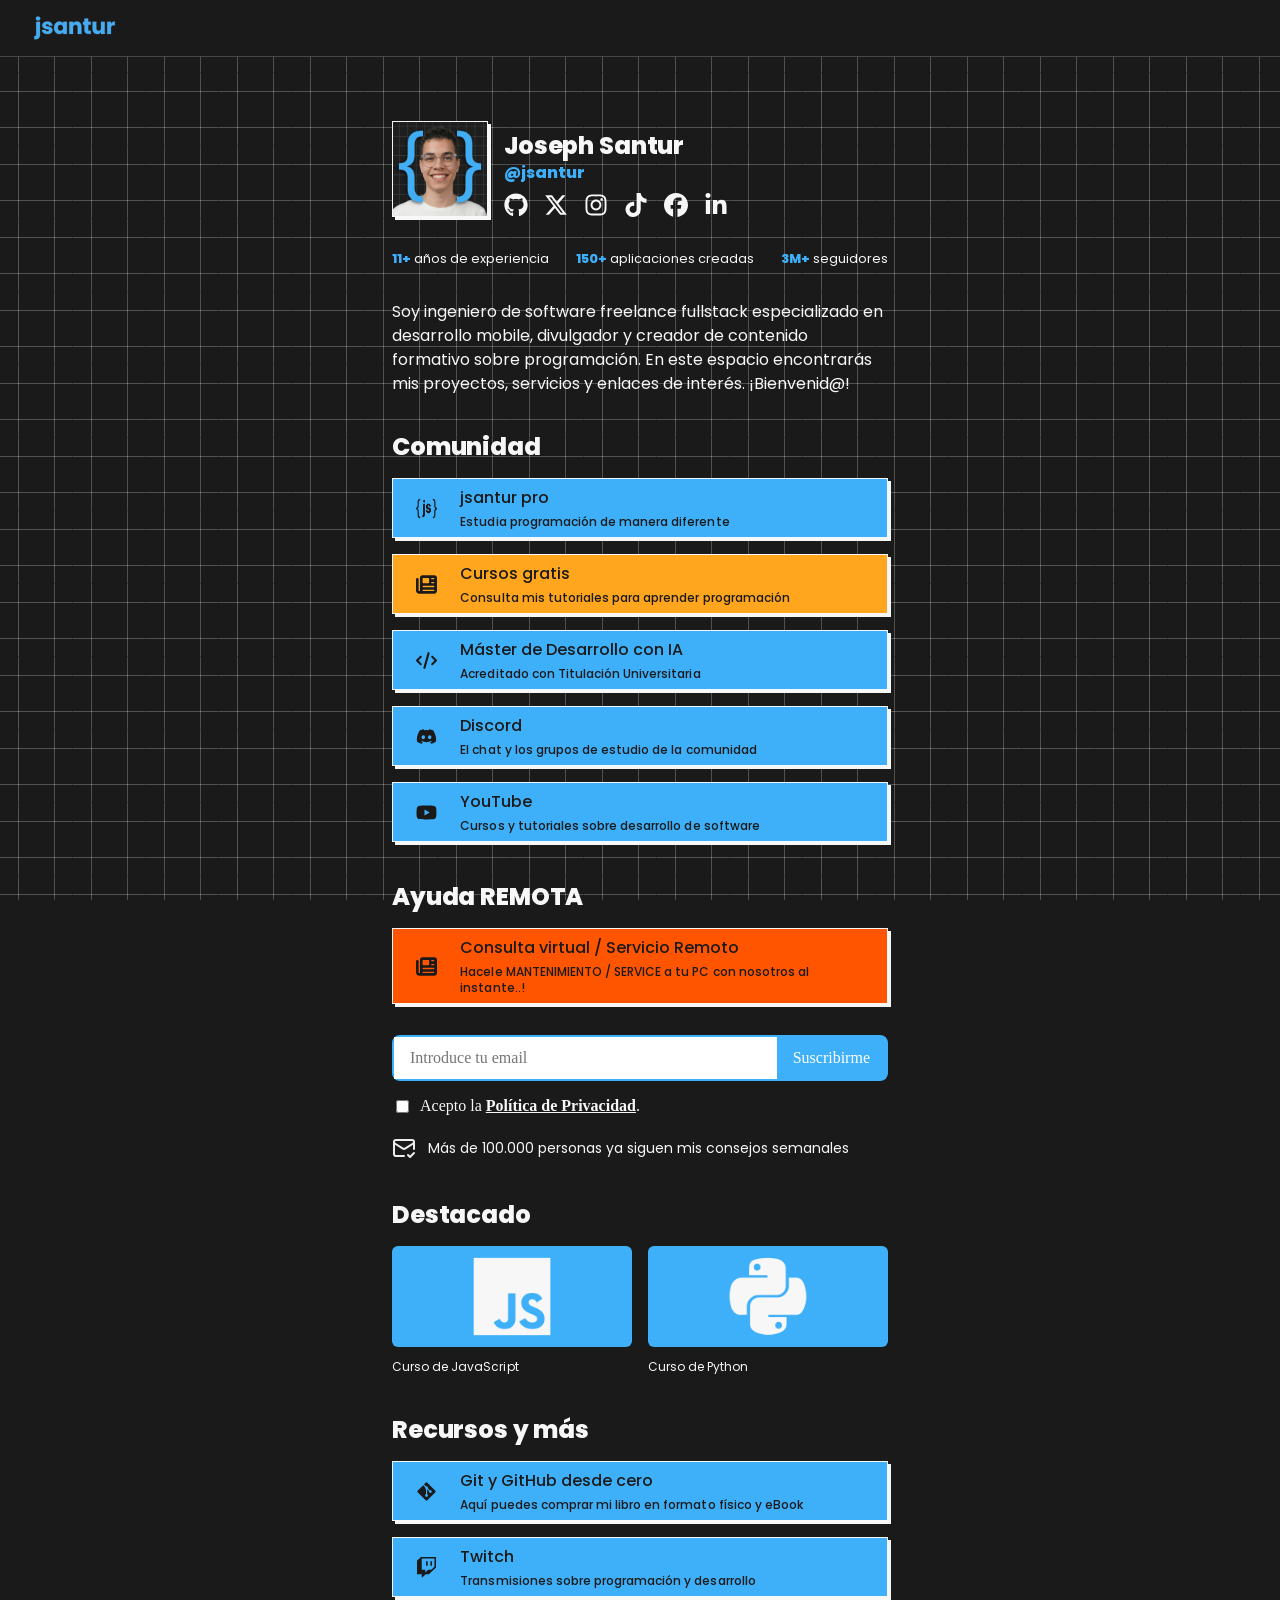
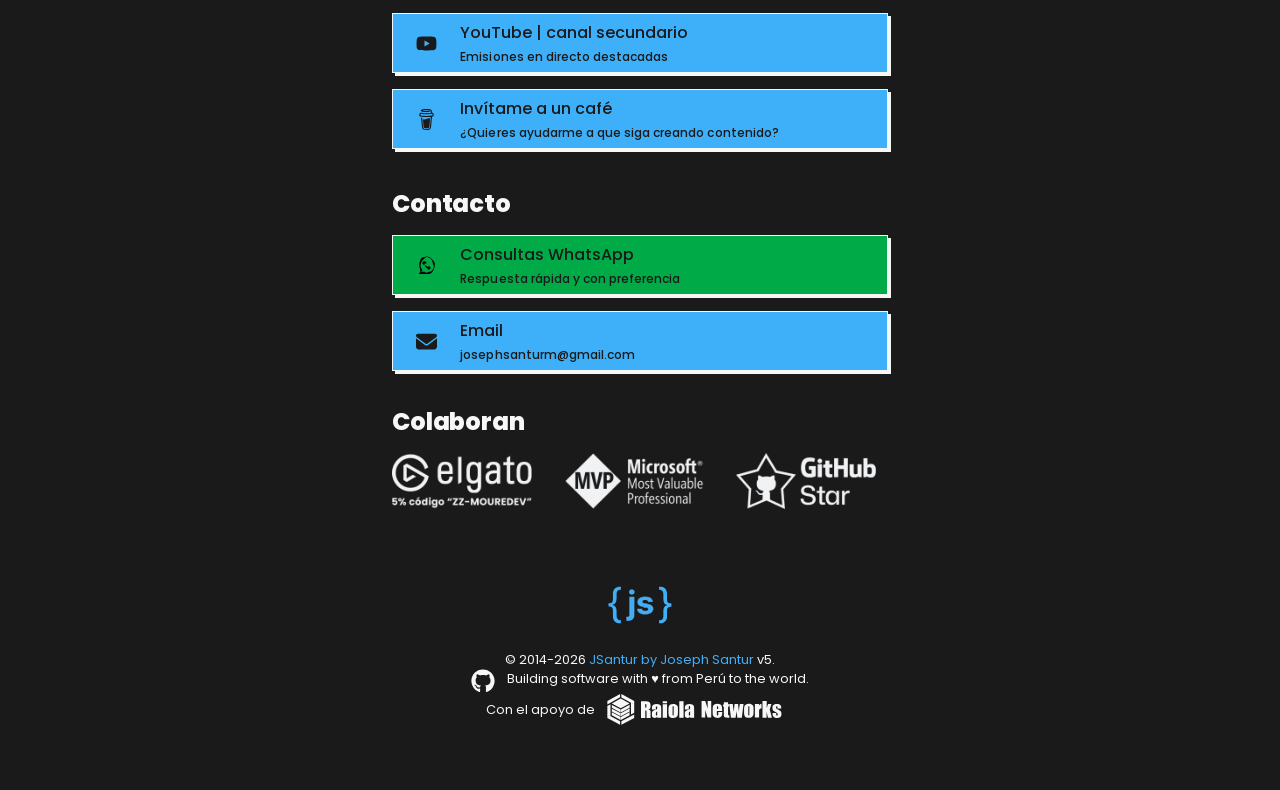
<file: index.html>
﻿<!DOCTYPE html>
<html lang="es" class="dark" style="color-scheme: dark;">
<!--
  Page optimized for standalone use – all resources load from local proyecto directory
  Interactive buttons restored with proper navigation.
-->
<head>
  <meta charset="UTF-8">
  <meta name="viewport" content="width=device-width, initial-scale=1.0">
  <title>JSantur | Te enseño programación y desarrollo de software</title>
  <meta name="description" content="Hola, mi nombre es Joseph Santur. Soy ingeniero de software, desarrollador freelance full-stack y divulgador.">
  <meta property="og:image" content="https://web-jsantur.vercel.app/images/preview-v2.jpg">
  <meta property="og:url" content="https://web-jsantur.vercel.app/">
  <meta property="og:title" content="JSantur | Te enseño programación y desarrollo de software">
  <meta property="og:description" content="Hola, mi nombre es Joseph Santur. Soy ingeniero de software, desarrollador freelance full-stack y divulgador.">
  <meta property="og:type" content="website">
  <meta name="twitter:card" content="summary_large_image">
  <meta name="twitter:site" content="@jsantur">
  
  <!-- All stylesheets loaded from local css directory -->
  <link rel='stylesheet' href='css/estilo1.css'>
  <link rel='stylesheet' href='css/estilo2.css'>
  <link rel='stylesheet' href='css/estilo3.css'>
  <link rel='stylesheet' href='css/estilo4.css'>
  <link rel='stylesheet' href='css/estilo5.css'>
  <link rel='stylesheet' href='css/estilo6.css'>
  <link rel='stylesheet' href='css/estilo7.css'>
  <link rel='stylesheet' href='css/estilo8.css'>
  <link rel='stylesheet' href='css/estilo9.css'>
  <link rel='stylesheet' href='css/estilo10.css'>
  <link rel='stylesheet' href='css/estilo11.css'>
  <link rel='stylesheet' href='css/estilo12.css'>
  <link rel='stylesheet' href='css/estilo13.css'>
  <link rel='stylesheet' href='css/estilo14.css'>
  <link rel='stylesheet' href='css/estilo15.css'>
  <link rel='stylesheet' href='css/estilo16.css'>
  <link rel='stylesheet' href='css/estilo17.css'>
  <link rel='stylesheet' href='css/estilo18.css'>
  <link rel='stylesheet' href='css/estilo19.css'>
  <link rel='stylesheet' href='css/estilo20.css'>
  <link rel='stylesheet' href='css/estilo21.css'>
  <link rel='stylesheet' href='css/estilo22.css'>
  <link rel='stylesheet' href='css/estilo23.css'>
  <link rel='stylesheet' href='css/estilo24.css'>
  <link rel='stylesheet' href='css/estilo25.css'>
  <link rel='stylesheet' href='css/estilo26.css'>
  <link rel='stylesheet' href='css/estilo27.css'>
  <link rel='stylesheet' href='css/estilo28.css'>
  <link rel='stylesheet' href='css/estilo29.css'>
  <link rel='stylesheet' href='css/estilo30.css'>
  <link rel='stylesheet' href='css/estilo31.css'>
  <link rel='stylesheet' href='css/estilo32.css'>
  <link rel='stylesheet' href='css/estilo33.css'>
  <link rel='stylesheet' href='css/estilo34.css'>
  <link rel='stylesheet' href='css/estilo35.css'>
  <link rel='stylesheet' href='css/estilo36.css'>
  <link rel='stylesheet' href='css/estilo37.css'>
  <link rel='stylesheet' href='css/estilo38.css'>
  <link rel='stylesheet' href='css/estilo39.css'>
  <link rel='stylesheet' href='css/estilo40.css'>
  <link rel='stylesheet' href='css/estilo41.css'>
  <link rel='stylesheet' href='css/estilo42.css'>
  <link rel='stylesheet' href='css/estilo43.css'>
  <link rel='stylesheet' href='css/estilo44.css'>
  
  <link rel="icon" type="image/x-icon" href="images/imagen2.ico">
  <link rel="canonical" href="#">
  
  <style>
    .action-button {
      cursor: pointer;
      transition: opacity 0.2s;
    }
    .action-button:hover {
      opacity: 0.85;
    }
    iframe {
      max-width: 100%;
    }
  </style>
</head>
<body>
  <section aria-label="Notifications alt+T" tabindex="-1" aria-live="polite" aria-relevant="additions text" aria-atomic="false"></section>
  <div data-is-root-theme="true" data-accent-color="blue" data-gray-color="slate" data-has-background="true" data-panel-background="translucent" data-radius="medium" data-scaling="100%" class="radix-themes css-hzase2 dark">
    <div title="Connection Error: " class="css-17rg0dp"></div>
    <div class="rt-Box">
      <div class="rt-Flex rt-r-fd-row rt-r-ai-start rt-r-gap-3 rx-Stack css-f539is">
        <a data-accent-color class="rt-Text rt-reset rt-Link rt-underline-auto css-88rv6h" href="#" data-discover="true">
          <img alt="jsantur logo" src="images/logo.svg" class="css-y7laxj">
        </a>
      </div>
      <div class="rt-Flex css-gmuwbf">
        <div class="rt-Flex rt-r-fd-column rt-r-ai-start rt-r-gap-3 rx-Stack css-148jbwi">
          <div class="rt-Flex rt-r-fd-column rt-r-ai-start rt-r-gap-6 rx-Stack css-nq6uik">
            <div class="rt-Flex rt-r-fd-row rt-r-ai-end rt-r-gap-4 rx-Stack">
              <div class="rt-Box css-79elbk">
                <span data-accent-color data-radius="none" class="rt-reset rt-AvatarRoot rt-r-size-7 rt-variant-soft css-n0mrgg">
                  <img class="rt-AvatarImage" src="images/avatar.webp" alt="Joseph Santur avatar">
                </span>
              </div>
              <div class="rt-Flex rt-r-fd-column rt-r-ai-start rt-r-gap-0 rx-Stack css-thqn8b">
                <h1 class="rt-Heading rt-r-size-6 css-1fttksz">Joseph Santur</h1>
                <p class="rt-Text css-hbmwfl">@jsantur</p>
                <div class="rt-Flex rt-r-fd-row rt-r-ai-start rt-r-gap-4 rx-Stack css-1w0dj62">
                  <a data-accent-color class="rt-Text rt-reset rt-Link rt-underline-auto css-88rv6h" href="#" target="_blank"><img alt="GitHub" src="images/github.svg" class="css-w9zq5q"></a>
                  <a data-accent-color class="rt-Text rt-reset rt-Link rt-underline-auto css-88rv6h" href="#" target="_blank"><img alt="Twitter/X" src="images/x.svg" class="css-w9zq5q"></a>
                  <a data-accent-color class="rt-Text rt-reset rt-Link rt-underline-auto css-88rv6h" href="#" target="_blank"><img alt="Instagram" src="images/instagram.svg" class="css-w9zq5q"></a>
                  <a data-accent-color class="rt-Text rt-reset rt-Link rt-underline-auto css-88rv6h" href="#" target="_blank"><img alt="TikTok" src="images/tiktok.svg" class="css-w9zq5q"></a>
                  <a data-accent-color class="rt-Text rt-reset rt-Link rt-underline-auto css-88rv6h" href="#" target="_blank"><img alt="Facebook" src="images/facebook.svg" class="css-w9zq5q"></a>
                  <a data-accent-color class="rt-Text rt-reset rt-Link rt-underline-auto css-88rv6h" href="#" target="_blank"><img alt="LinkedIn" src="images/linkedin.svg" class="css-w9zq5q"></a>
                </div>
              </div>
            </div>
            <div class="rt-Flex rt-r-fd-column rt-r-ai-start rt-r-gap-6 rx-Stack css-8atqhb">
              <div class="rt-Flex css-8atqhb">
                <div class="rt-Box css-1k01wrw"><span class="rt-Text css-bh1qgo">11+</span> años de experiencia</div>
                <div class="rt-Flex css-17xejub"></div>
                <div class="rt-Box css-1k01wrw"><span class="rt-Text css-bh1qgo">150+</span> aplicaciones creadas</div>
                <div class="rt-Flex css-17xejub"></div>
                <div class="rt-Box css-1k01wrw"><span class="rt-Text css-bh1qgo">3M+</span> seguidores</div>
              </div>
              <p class="rt-Text css-180kx8j">
                Soy ingeniero de software freelance fullstack especializado en desarrollo mobile, divulgador y creador de contenido formativo sobre programación.
                En este espacio encontrarás mis proyectos, servicios y enlaces de interés. ¡Bienvenid@!
              </p>
            </div>
          </div>
          <div class="rt-Flex rt-r-fd-column rt-r-ai-start rt-r-gap-4 rx-Stack css-8atqhb">
            <h1 class="rt-Heading rt-r-size-6 css-b1uok5">Comunidad</h1>
            <div class="rt-Container rt-r-size-3 css-7ry9k1"><div class="rt-ContainerInner"><button data-url="#" data-accent-color data-radius="none" class="rt-reset rt-BaseButton rt-r-size-2 rt-variant-solid rt-Button action-button css-112k9a1"><div class="rt-Flex rt-r-fd-row rt-r-ai-center rt-r-gap-3 rx-Stack css-8atqhb"><img alt="jsantur pro" src="images/pro.svg" class="css-1mcw9e8"><div class="rt-Flex rt-r-fd-column rt-r-ai-start rt-r-gap-1 rx-Stack css-gr0wjc"><p class="rt-Text rt-r-size-3">jsantur pro</p><p class="rt-Text rt-r-size-1">Estudia programación de manera diferente</p></div></div></button></div></div>
            <div class="rt-Container rt-r-size-3 css-7ry9k1"><div class="rt-ContainerInner"><button data-url="#" data-accent-color data-radius="none" class="rt-reset rt-BaseButton rt-r-size-2 rt-variant-solid rt-Button action-button css-it208"><div class="rt-Flex rt-r-fd-row rt-r-ai-center rt-r-gap-3 rx-Stack css-8atqhb"><img alt="Cursos gratis" src="images/news.svg" class="css-1mcw9e8"><div class="rt-Flex rt-r-fd-column rt-r-ai-start rt-r-gap-1 rx-Stack css-gr0wjc"><p class="rt-Text rt-r-size-3">Cursos gratis</p><p class="rt-Text rt-r-size-1">Consulta mis tutoriales para aprender programación</p></div></div></button></div></div>
            <div class="rt-Container rt-r-size-3 css-7ry9k1"><div class="rt-ContainerInner"><button data-url="#" data-accent-color data-radius="none" class="rt-reset rt-BaseButton rt-r-size-2 rt-variant-solid rt-Button action-button css-112k9a1"><div class="rt-Flex rt-r-fd-row rt-r-ai-center rt-r-gap-3 rx-Stack css-8atqhb"><img alt="Máster de Desarrollo con IA" src="images/code.svg" class="css-1mcw9e8"><div class="rt-Flex rt-r-fd-column rt-r-ai-start rt-r-gap-1 rx-Stack css-gr0wjc"><p class="rt-Text rt-r-size-3">Máster de Desarrollo con IA</p><p class="rt-Text rt-r-size-1">Acreditado con Titulación Universitaria</p></div></div></button></div></div>
            <div class="rt-Container rt-r-size-3 css-7ry9k1"><div class="rt-ContainerInner"><button data-url="#" data-accent-color data-radius="none" class="rt-reset rt-BaseButton rt-r-size-2 rt-variant-solid rt-Button action-button css-112k9a1"><div class="rt-Flex rt-r-fd-row rt-r-ai-center rt-r-gap-3 rx-Stack css-8atqhb"><img alt="Discord" src="images/discord.svg" class="css-1mcw9e8"><div class="rt-Flex rt-r-fd-column rt-r-ai-start rt-r-gap-1 rx-Stack css-gr0wjc"><p class="rt-Text rt-r-size-3">Discord</p><p class="rt-Text rt-r-size-1">El chat y los grupos de estudio de la comunidad</p></div></div></button></div></div>
            <div class="rt-Container rt-r-size-3 css-7ry9k1"><div class="rt-ContainerInner"><button data-url="#" data-accent-color data-radius="none" class="rt-reset rt-BaseButton rt-r-size-2 rt-variant-solid rt-Button action-button css-112k9a1"><div class="rt-Flex rt-r-fd-row rt-r-ai-center rt-r-gap-3 rx-Stack css-8atqhb"><img alt="YouTube" src="images/youtube.svg" class="css-1mcw9e8"><div class="rt-Flex rt-r-fd-column rt-r-ai-start rt-r-gap-1 rx-Stack css-gr0wjc"><p class="rt-Text rt-r-size-3">YouTube</p><p class="rt-Text rt-r-size-1">Cursos y tutoriales sobre desarrollo de software</p></div></div></button></div></div>
            
            <h1 class="rt-Heading rt-r-size-6 css-b1uok5">Ayuda REMOTA</h1>
            <div class="rt-Flex rt-r-fd-column rt-r-ai-start rt-r-gap-4 rx-Stack css-8atqhb">
              <div class="rt-Container rt-r-size-3 css-7ry9k1"><div class="rt-ContainerInner"><button data-url="#" data-accent-color data-radius="none" class="rt-reset rt-BaseButton rt-r-size-2 rt-variant-solid rt-Button action-button css-cqf9t2"><div class="rt-Flex rt-r-fd-row rt-r-ai-center rt-r-gap-3 rx-Stack css-8atqhb"><img alt="jsantur.log();" src="images/news.svg" class="css-1mcw9e8"><div class="rt-Flex rt-r-fd-column rt-r-ai-start rt-r-gap-1 rx-Stack css-gr0wjc"><p class="rt-Text rt-r-size-3">Consulta virtual / Servicio Remoto</p><p class="rt-Text rt-r-size-1">Hacele MANTENIMIENTO / SERVICE a tu PC con nosotros al instante..!</p></div></div></button></div></div>
              <div class="rx-Html css-p0xady">
                <iframe class="beehiiv-embed" data-test-id="beehiiv-embed" title="Formulario de suscripción Ayuda REMOTA jsantur" width="100%" height="110px" frameborder="0" scrolling="no" allowtransparency="true" style="width:100%;height:110px;margin:0px;background-color:transparent;color-scheme:normal;border-radius:0px;box-shadow:rgba(0,0,0,0) 0px 0px" sandbox="allow-popups allow-top-navigation-by-user-activation allow-forms allow-scripts" srcdoc="<!DOCTYPE html><html><meta charset=utf-8><title>Subscribe Form</title><meta name=viewport content='width=device-width,initial-scale=1'><link rel='stylesheet' href='css/estilo45.css'><link rel='stylesheet' href='css/estilo46.css'><link rel='stylesheet' href='css/estilo47.css'><body style=margin:0><div id=beehiiv-subscribe-form style='align-items:start;background-color:unset;display:flex;flex-direction:column;gap:0px;height:110px;justify-content:center;width:100%;max-width:100%'><form data-controller=human-cookie id=subscribe-form style='align-items:start;display:flex;flex-direction:column;gap:16px;justify-content:center;width:100%' action='https://moure.dev/api/submit' accept-charset=UTF-8 data-remote=true method=post><div style='background-color:unset;border-color:#3EB0F9;border-radius:8px;border-style:solid;border-width:2px;display:flex;flex-direction:row;width:100%'><div style='flex-grow:1'><input placeholder='Introduce tu email' style='background-color:#FFFFFFFF;border-color:#1A1A1A;border-radius:0px;border-style:solid;border-width:0px;color:#1A1A1A;font-family:Poppins;font-size:16px;padding:12px 16px;width:100%' required type=email name='form[email]' id=form_email></div><button name=button type=submit id=submit-button style='align-items:center;background-color:#3EB0F9;border-color:#3EB0F9;border-style:solid;border-width:0px;color:#FFFFFF;font-family:Poppins;font-size:16px;padding:12px 16px;white-space:nowrap'>Suscribirme</button></div><div><label style='align-items:center;display:flex;gap:8px;color:#F7F7F7'><input type=checkbox value=1 name='form[consent]' required> <span>Acepto la <a target=_blank style='color:#F7F7F7;font-weight:600' href='https://jsantur.pro/politica-de-privacidad'>Política de Privacidad</a>.</span></label></div></form></div></body></html>"></iframe>
              </div>
              <div class="rt-Flex rt-r-fd-row rt-r-ai-center rt-r-gap-3 rx-Stack">
                <svg xmlns="http://www.w3.org/2000/svg" width="24" height="24" viewBox="0 0 24 24" fill="none" stroke="currentColor" stroke-width="2" stroke-linecap="round" stroke-linejoin="round" class="lucide lucide-mail-check" aria-hidden="true"><path d="M22 13V6a2 2 0 0 0-2-2H4a2 2 0 0 0-2 2v12c0 1.1.9 2 2 2h8"></path><path d="m22 7-8.97 5.7a1.94 1.94 0 0 1-2.06 0L2 7"></path><path d="m16 19 2 2 4-4"></path></svg>
                <p class="rt-Text rt-r-size-2 css-1hoyppb">Más de 100.000 personas ya siguen mis consejos semanales</p>
              </div>
            </div>
            
            <div class="rt-Flex rt-r-fd-column rt-r-ai-start rt-r-gap-4 rx-Stack">
              <h1 class="rt-Heading rt-r-size-6 css-b1uok5">Destacado</h1>
              <div class="rt-Flex rt-r-gap-4 css-n036wa">
                <a data-accent-color class="rt-Text rt-reset rt-Link rt-underline-auto css-88rv6h" href="#" target="_blank"><div class="rt-Flex rt-r-fd-column rt-r-ai-start rt-r-gap-3 rx-Stack animate__animated animate__fadeIn css-thqn8b"><img alt="Curso de JavaScript" class="css-1gn2fm5" src="images/js_highlighted.png"><p class="rt-Text rt-r-size-1">Curso de JavaScript</p></div></a>
                <a data-accent-color class="rt-Text rt-reset rt-Link rt-underline-auto css-88rv6h" href="#" target="_blank"><div class="rt-Flex rt-r-fd-column rt-r-ai-start rt-r-gap-3 rx-Stack animate__animated animate__fadeIn css-thqn8b"><img alt="Curso de Python" class="css-1gn2fm5" src="images/python_highlighted.png"><p class="rt-Text rt-r-size-1">Curso de Python</p></div></a>
              </div>
            </div>
            
            <h1 class="rt-Heading rt-r-size-6 css-b1uok5">Recursos y más</h1>
            <div class="rt-Container rt-r-size-3 css-7ry9k1"><div class="rt-ContainerInner"><button data-url="#" data-accent-color data-radius="none" class="rt-reset rt-BaseButton rt-r-size-2 rt-variant-solid rt-Button action-button css-112k9a1"><div class="rt-Flex rt-r-fd-row rt-r-ai-center rt-r-gap-3 rx-Stack css-8atqhb"><img alt="Git y GitHub desde cero" src="images/git.svg" class="css-1mcw9e8"><div class="rt-Flex rt-r-fd-column rt-r-ai-start rt-r-gap-1 rx-Stack css-gr0wjc"><p class="rt-Text rt-r-size-3">Git y GitHub desde cero</p><p class="rt-Text rt-r-size-1">Aquí puedes comprar mi libro en formato físico y eBook</p></div></div></button></div></div>
            <div class="rt-Container rt-r-size-3 css-7ry9k1"><div class="rt-ContainerInner"><button data-url="#" data-accent-color data-radius="none" class="rt-reset rt-BaseButton rt-r-size-2 rt-variant-solid rt-Button action-button css-112k9a1"><div class="rt-Flex rt-r-fd-row rt-r-ai-center rt-r-gap-3 rx-Stack css-8atqhb"><img alt="Twitch" src="images/twitch.svg" class="css-1mcw9e8"><div class="rt-Flex rt-r-fd-column rt-r-ai-start rt-r-gap-1 rx-Stack css-gr0wjc"><p class="rt-Text rt-r-size-3">Twitch</p><p class="rt-Text rt-r-size-1">Transmisiones sobre programación y desarrollo</p></div></div></button></div></div>
            <div class="rt-Container rt-r-size-3 css-7ry9k1"><div class="rt-ContainerInner"><button data-url="#" data-accent-color data-radius="none" class="rt-reset rt-BaseButton rt-r-size-2 rt-variant-solid rt-Button action-button css-112k9a1"><div class="rt-Flex rt-r-fd-row rt-r-ai-center rt-r-gap-3 rx-Stack css-8atqhb"><img alt="YouTube | canal secundario" src="images/youtube.svg" class="css-1mcw9e8"><div class="rt-Flex rt-r-fd-column rt-r-ai-start rt-r-gap-1 rx-Stack css-gr0wjc"><p class="rt-Text rt-r-size-3">YouTube | canal secundario</p><p class="rt-Text rt-r-size-1">Emisiones en directo destacadas</p></div></div></button></div></div>
            <div class="rt-Container rt-r-size-3 css-7ry9k1"><div class="rt-ContainerInner"><button data-url="#" data-accent-color data-radius="none" class="rt-reset rt-BaseButton rt-r-size-2 rt-variant-solid rt-Button action-button css-112k9a1"><div class="rt-Flex rt-r-fd-row rt-r-ai-center rt-r-gap-3 rx-Stack css-8atqhb"><img alt="Invítame a un café" src="images/coffee.svg" class="css-1mcw9e8"><div class="rt-Flex rt-r-fd-column rt-r-ai-start rt-r-gap-1 rx-Stack css-gr0wjc"><p class="rt-Text rt-r-size-3">Invítame a un café</p><p class="rt-Text rt-r-size-1">¿Quieres ayudarme a que siga creando contenido?</p></div></div></button></div></div>
            
            <h1 class="rt-Heading rt-r-size-6 css-b1uok5">Contacto</h1>
            <div class="rt-Container rt-r-size-3 css-7ry9k1"><div class="rt-ContainerInner"><button data-url="https://api.whatsapp.com/send?phone=51916582265" data-accent-color data-radius="none" class="rt-reset rt-BaseButton rt-r-size-2 rt-variant-solid rt-Button action-button css-179zjzf"><div class="rt-Flex rt-r-fd-row rt-r-ai-center rt-r-gap-3 rx-Stack css-8atqhb"><img alt="Consultas WhatsApp" src="images/WhatsApp.svg" class="css-1mcw9e8"><div class="rt-Flex rt-r-fd-column rt-r-ai-start rt-r-gap-1 rx-Stack css-gr0wjc"><p class="rt-Text rt-r-size-3">Consultas WhatsApp</p><p class="rt-Text rt-r-size-1">Respuesta rápida y con preferencia</p></div></div></button></div></div>
            <div class="rt-Container rt-r-size-3 css-7ry9k1"><div class="rt-ContainerInner"><button data-url="mailto:josephsanturm@gmail.com" data-accent-color data-radius="none" class="rt-reset rt-BaseButton rt-r-size-2 rt-variant-solid rt-Button action-button css-112k9a1"><div class="rt-Flex rt-r-fd-row rt-r-ai-center rt-r-gap-3 rx-Stack css-8atqhb"><img alt="Email" src="images/email.svg" class="css-1mcw9e8"><div class="rt-Flex rt-r-fd-column rt-r-ai-start rt-r-gap-1 rx-Stack css-gr0wjc"><p class="rt-Text rt-r-size-3">Email</p><p class="rt-Text rt-r-size-1">josephsanturm@gmail.com</p></div></div></button></div></div>
          </div>
          <div class="rt-Flex rt-r-fd-column rt-r-ai-start rt-r-gap-4 rx-Stack css-nq6uik">
            <h1 class="rt-Heading rt-r-size-6 css-b1uok5">Colaboran</h1>
            <div class="rt-Flex rt-r-gap-6 css-n036wa">
              <a data-accent-color class="rt-Text rt-reset rt-Link rt-underline-auto css-88rv6h" href="#" target="_blank"><img alt="Logotipo de Elgato" src="images/elgato.png" class="css-1lszjwj"></a>
              <a data-accent-color class="rt-Text rt-reset rt-Link rt-underline-auto css-88rv6h" href="#" target="_blank"><img alt="Logotipo de Microsoft MVP" src="images/mvp.png" class="css-1lszjwj"></a>
              <a data-accent-color class="rt-Text rt-reset rt-Link rt-underline-auto css-88rv6h" href="#" target="_blank"><img alt="Logotipo de GitHub Star" src="images/githubstar.png" class="css-1lszjwj"></a>
            </div>
          </div>
        </div>
      </div>
      <div class="rt-Flex rt-r-fd-column rt-r-ai-center rt-r-gap-0 rx-Stack css-vdpu7g">
        <img alt='Logotipo de jsantur. Una "eme" entre llaves.' src="images/logo_symbol.svg" class="css-1cohujj">
        <a data-accent-color class="rt-Text rt-reset rt-Link rt-underline-auto css-12jyk17" href="#" target="_blank"><div class="rt-Box css-1c2bf3b">© 2014-2026 <span class="rt-Text css-pbcpv0">JSantur by Joseph Santur</span> v5.</div></a>
        <a data-accent-color class="rt-Text rt-reset rt-Link rt-underline-auto css-88rv6h" href="#" target="_blank"><div class="rt-Flex rt-r-fd-row rt-r-ai-start rt-r-gap-3 rx-Stack"><img alt="Logo GitHub" src="images/github.svg" class="css-i2zvvy"><p class="rt-Text css-10s5fia">Building software with ♥ from Perú to the world.</p></div></a>
        <p class="rt-Text css-16n0jcp">Con el apoyo de<img alt="Logo Raiola Networks" src="images/raiola_networks.svg" class="css-fhgdf5"></p>
      </div>
    </div>
  </div>
  <script>
    (function() {
      // Attach click handlers to all buttons with data-url attribute
      const buttons = document.querySelectorAll('button[data-url]');
      buttons.forEach(btn => {
        btn.addEventListener('click', (e) => {
          const url = btn.getAttribute('data-url');
          if (url) {
            if (url.startsWith('mailto:')) {
              window.location.href = url;
            } else {
              window.open(url, '_blank');
            }
          }
        });
        // add visual indicator
        btn.classList.add('action-button');
      });
    })();
  </script>
</body>
</html>
</file>
